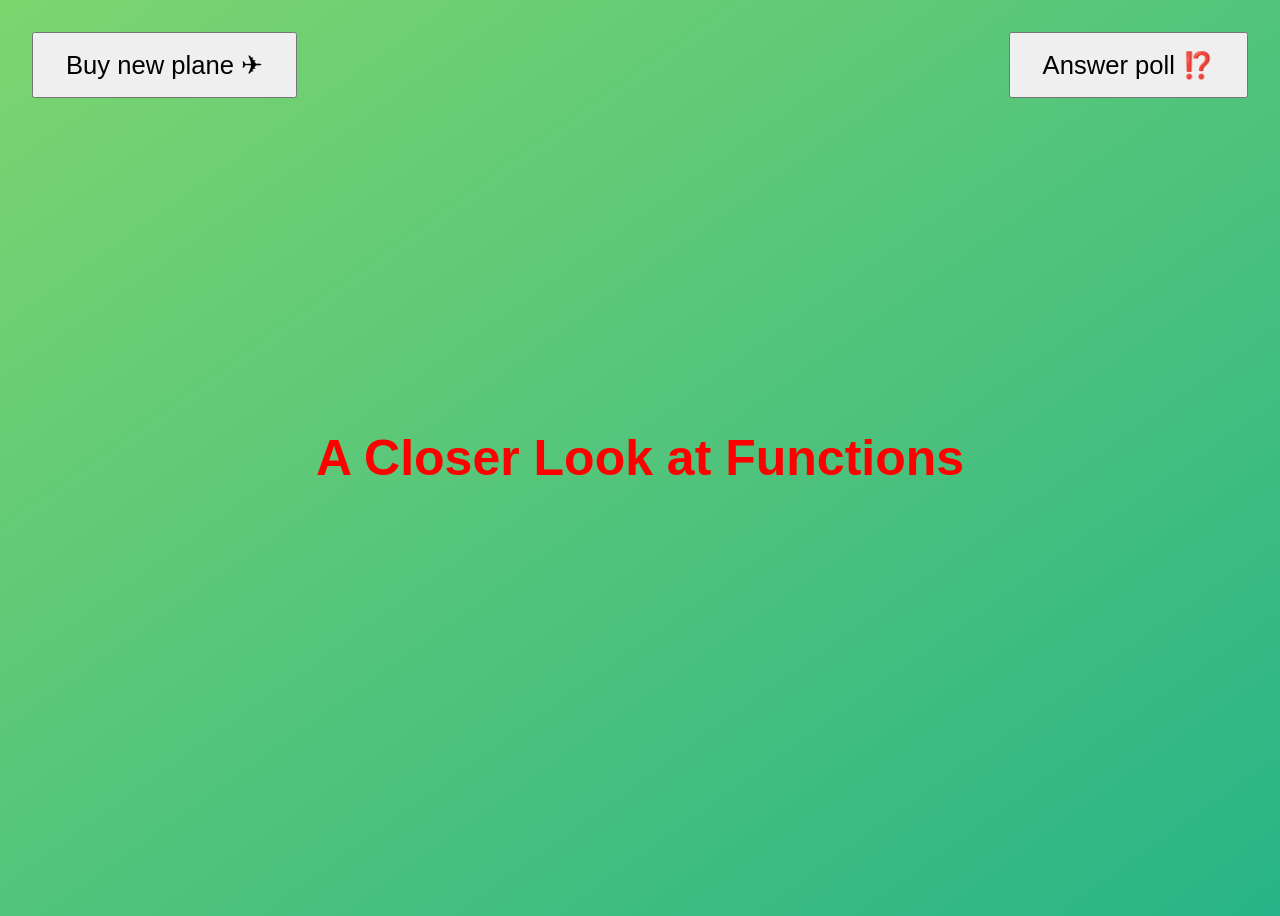
<file: 10. A Closer Look at Functions/index.html>
<!DOCTYPE html>
<html lang="en">
  <head>
    <meta charset="UTF-8" />
    <meta name="viewport" content="width=device-width, initial-scale=1.0" />
    <meta http-equiv="X-UA-Compatible" content="ie=edge" />
    <title>A Closer Look at Functions</title>
    <style>
      body {
        height: 100vh;
        display: flex;
        align-items: center;
        background: linear-gradient(to top left, #28b487, #7dd56f);
      }
      h1 {
        font-family: sans-serif;
        font-size: 50px;
        line-height: 1.3;
        width: 100%;
        padding: 30px;
        text-align: center;
        color: white;
      }
      .buy,
      .poll {
        font-size: 1.6rem;
        padding: 1rem 2rem;
        position: absolute;
        top: 2rem;
      }
      .buy {
        left: 2rem;
      }
      .poll {
        right: 2rem;
      }
    </style>
  </head>
  <body>
    <h1>A Closer Look at Functions</h1>
    <button class="buy">Buy new plane ✈</button>
    <button class="poll">Answer poll ⁉️</button>
    <script src="script.js"></script>
  </body>
</html>
</file>
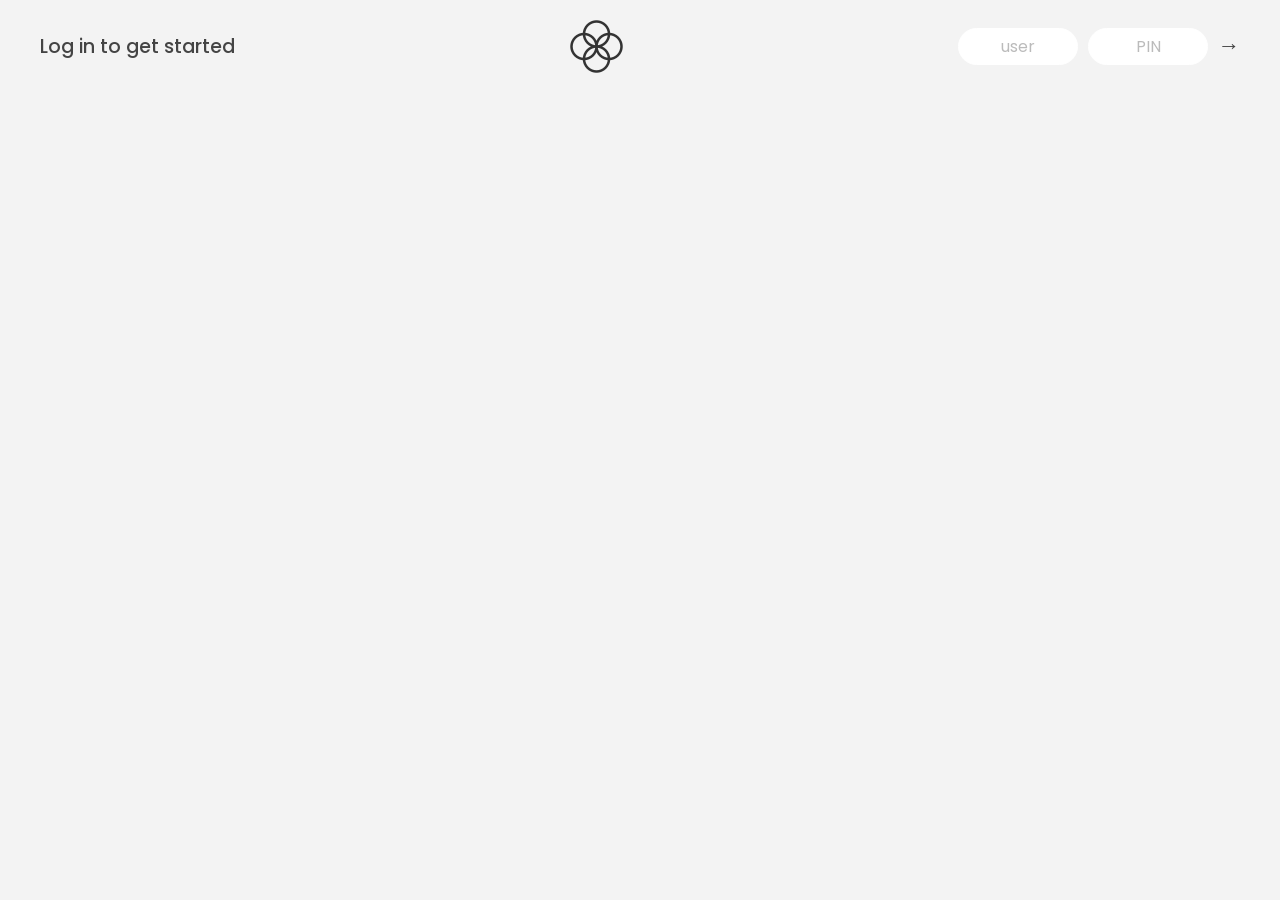
<file: 11-Arrays-Bankist/index.html>
<!DOCTYPE html>
<html lang="en">
  <head>
    <meta charset="UTF-8" />
    <meta name="viewport" content="width=device-width, initial-scale=1.0" />
    <meta http-equiv="X-UA-Compatible" content="ie=edge" />
    <link rel="shortcut icon" type="image/png" href="icon.png" />

    <link
      href="https://fonts.googleapis.com/css?family=Poppins:400,500,600&display=swap"
      rel="stylesheet"
    />

    <link rel="stylesheet" href="style.css" />
    <title>Bankist</title>
  </head>
  <body>
    <!-- TOP NAVIGATION -->
    <nav>
      <p class="welcome">Log in to get started</p>
      <img src="logo.png" alt="Logo" class="logo" />
      <form class="login">
        <input
          type="text"
          placeholder="user"
          class="login__input login__input--user"
        />
        <!-- In practice, use type="password" -->
        <input
          type="text"
          placeholder="PIN"
          maxlength="4"
          class="login__input login__input--pin"
        />
        <button class="login__btn">&rarr;</button>
      </form>
    </nav>

    <main class="app">
      <!-- BALANCE -->
      <div class="balance">
        <div>
          <p class="balance__label">Current balance</p>
          <p class="balance__date">
            As of <span class="date">05/03/2037</span>
          </p>
        </div>
        <p class="balance__value">0000€</p>
      </div>

      <!-- MOVEMENTS -->
      <div class="movements">
        <div class="movements__row">
          <div class="movements__type movements__type--deposit">2 deposit</div>
          <div class="movements__date">3 days ago</div>
          <div class="movements__value">4 000€</div> 
        </div>
        <div class="movements__row">
          <div class="movements__type movements__type--withdrawal">
            1 withdrawal
          </div>
          <div class="movements__date">24/01/2037</div>
          <div class="movements__value">-378€</div>
        </div>
      </div>

      <!-- SUMMARY -->
      <div class="summary">
        <p class="summary__label">In</p>
        <p class="summary__value summary__value--in">0000€</p>
        <p class="summary__label">Out</p>
        <p class="summary__value summary__value--out">0000€</p>
        <p class="summary__label">Interest</p>
        <p class="summary__value summary__value--interest">0000€</p>
        <button class="btn--sort">&downarrow; SORT</button>
      </div>

      <!-- OPERATION: TRANSFERS -->
      <div class="operation operation--transfer">
        <h2>Transfer money</h2>
        <form class="form form--transfer">
          <input type="text" class="form__input form__input--to" />
          <input type="number" class="form__input form__input--amount" />
          <button class="form__btn form__btn--transfer">&rarr;</button>
          <label class="form__label">Transfer to</label>
          <label class="form__label">Amount</label>
        </form>
      </div>

      <!-- OPERATION: LOAN -->
      <div class="operation operation--loan">
        <h2>Request loan</h2>
        <form class="form form--loan">
          <input type="number" class="form__input form__input--loan-amount" />
          <button class="form__btn form__btn--loan">&rarr;</button>
          <label class="form__label form__label--loan">Amount</label>
        </form>
      </div>

      <!-- OPERATION: CLOSE -->
      <div class="operation operation--close">
        <h2>Close account</h2>
        <form class="form form--close">
          <input type="text" class="form__input form__input--user" />
          <input
            type="password"
            maxlength="6"
            class="form__input form__input--pin"
          />
          <button class="form__btn form__btn--close">&rarr;</button>
          <label class="form__label">Confirm user</label>
          <label class="form__label">Confirm PIN</label>
        </form>
      </div>

      <!-- LOGOUT TIMER -->
      <p class="logout-timer">
        You will be logged out in <span class="timer">05:00</span>
      </p>
    </main>

    <!-- <footer>
      &copy; by Jonas Schmedtmann. Don't claim as your own :)
    </footer> -->

    <script src="script.js"></script>
  </body>
</html>
</file>
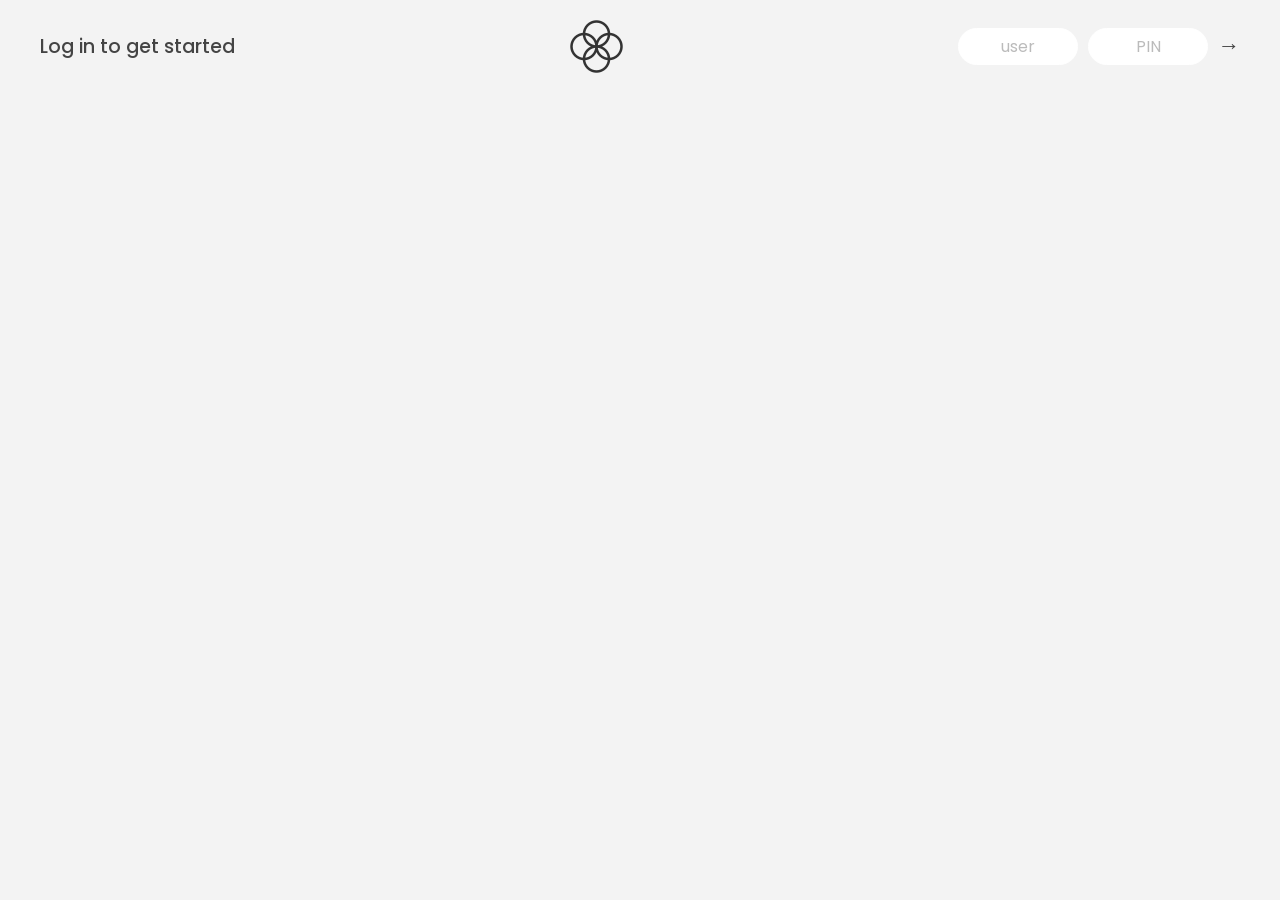
<file: 12. Numbers, Dates, Intl and Timers/index.html>
<!DOCTYPE html>
<html lang="en">
  <head>
    <meta charset="UTF-8" />
    <meta name="viewport" content="width=device-width, initial-scale=1.0" />
    <meta http-equiv="X-UA-Compatible" content="ie=edge" />
    <link rel="shortcut icon" type="image/png" href="/icon.png" />

    <link
      href="https://fonts.googleapis.com/css?family=Poppins:400,500,600&display=swap"
      rel="stylesheet"
    />

    <link rel="stylesheet" href="style.css" />
    <title>Bankist</title>
  </head>
  <body>
    <!-- TOP NAVIGATION -->
    <nav>
      <p class="welcome">Log in to get started</p>
      <img src="logo.png" alt="Logo" class="logo" />
      <form class="login">
        <input
          type="text"
          placeholder="user"
          class="login__input login__input--user"
        />
        <!-- In practice, use type="password" -->
        <input
          type="text"
          placeholder="PIN"
          maxlength="4"
          class="login__input login__input--pin"
        />
        <button class="login__btn">&rarr;</button>
      </form>
    </nav>

    <main class="app">
      <!-- BALANCE -->
      <div class="balance">
        <div>
          <p class="balance__label">Current balance</p>
          <p class="balance__date">
            As of <span class="date">05/03/2037</span>
          </p>
        </div>
        <p class="balance__value">0000€</p>
      </div>

      <!-- MOVEMENTS -->
      <div class="movements">
        <div class="movements__row">
          <div class="movements__type movements__type--deposit">2 deposit</div>
          <div class="movements__date">3 days ago</div>
          <div class="movements__value">4 000€</div>
        </div>
        <div class="movements__row">
          <div class="movements__type movements__type--withdrawal">
            1 withdrawal
          </div>
          <div class="movements__date">24/01/2037</div>
          <div class="movements__value">-378€</div>
        </div>
      </div>

      <!-- SUMMARY -->
      <div class="summary">
        <p class="summary__label">In</p>
        <p class="summary__value summary__value--in">0000€</p>
        <p class="summary__label">Out</p>
        <p class="summary__value summary__value--out">0000€</p>
        <p class="summary__label">Interest</p>
        <p class="summary__value summary__value--interest">0000€</p>
        <button class="btn--sort">&downarrow; SORT</button>
      </div>

      <!-- OPERATION: TRANSFERS -->
      <div class="operation operation--transfer">
        <h2>Transfer money</h2>
        <form class="form form--transfer">
          <input type="text" class="form__input form__input--to" />
          <input type="number" class="form__input form__input--amount" />
          <button class="form__btn form__btn--transfer">&rarr;</button>
          <label class="form__label">Transfer to</label>
          <label class="form__label">Amount</label>
        </form>
      </div>

      <!-- OPERATION: LOAN -->
      <div class="operation operation--loan">
        <h2>Request loan</h2>
        <form class="form form--loan">
          <input type="number" class="form__input form__input--loan-amount" />
          <button class="form__btn form__btn--loan">&rarr;</button>
          <label class="form__label form__label--loan">Amount</label>
        </form>
      </div>

      <!-- OPERATION: CLOSE -->
      <div class="operation operation--close">
        <h2>Close account</h2>
        <form class="form form--close">
          <input type="text" class="form__input form__input--user" />
          <input
            type="password"
            maxlength="6"
            class="form__input form__input--pin"
          />
          <button class="form__btn form__btn--close">&rarr;</button>
          <label class="form__label">Confirm user</label>
          <label class="form__label">Confirm PIN</label>
        </form>
      </div>

      <!-- LOGOUT TIMER -->
      <p class="logout-timer">
        You will be logged out in <span class="timer">05:00</span>
      </p>
    </main>

    <!-- <footer>
      &copy; by Jonas Schmedtmann. Don't claim as your own :)
    </footer> -->

    <script src="script.js"></script>
  </body>
</html>
</file>
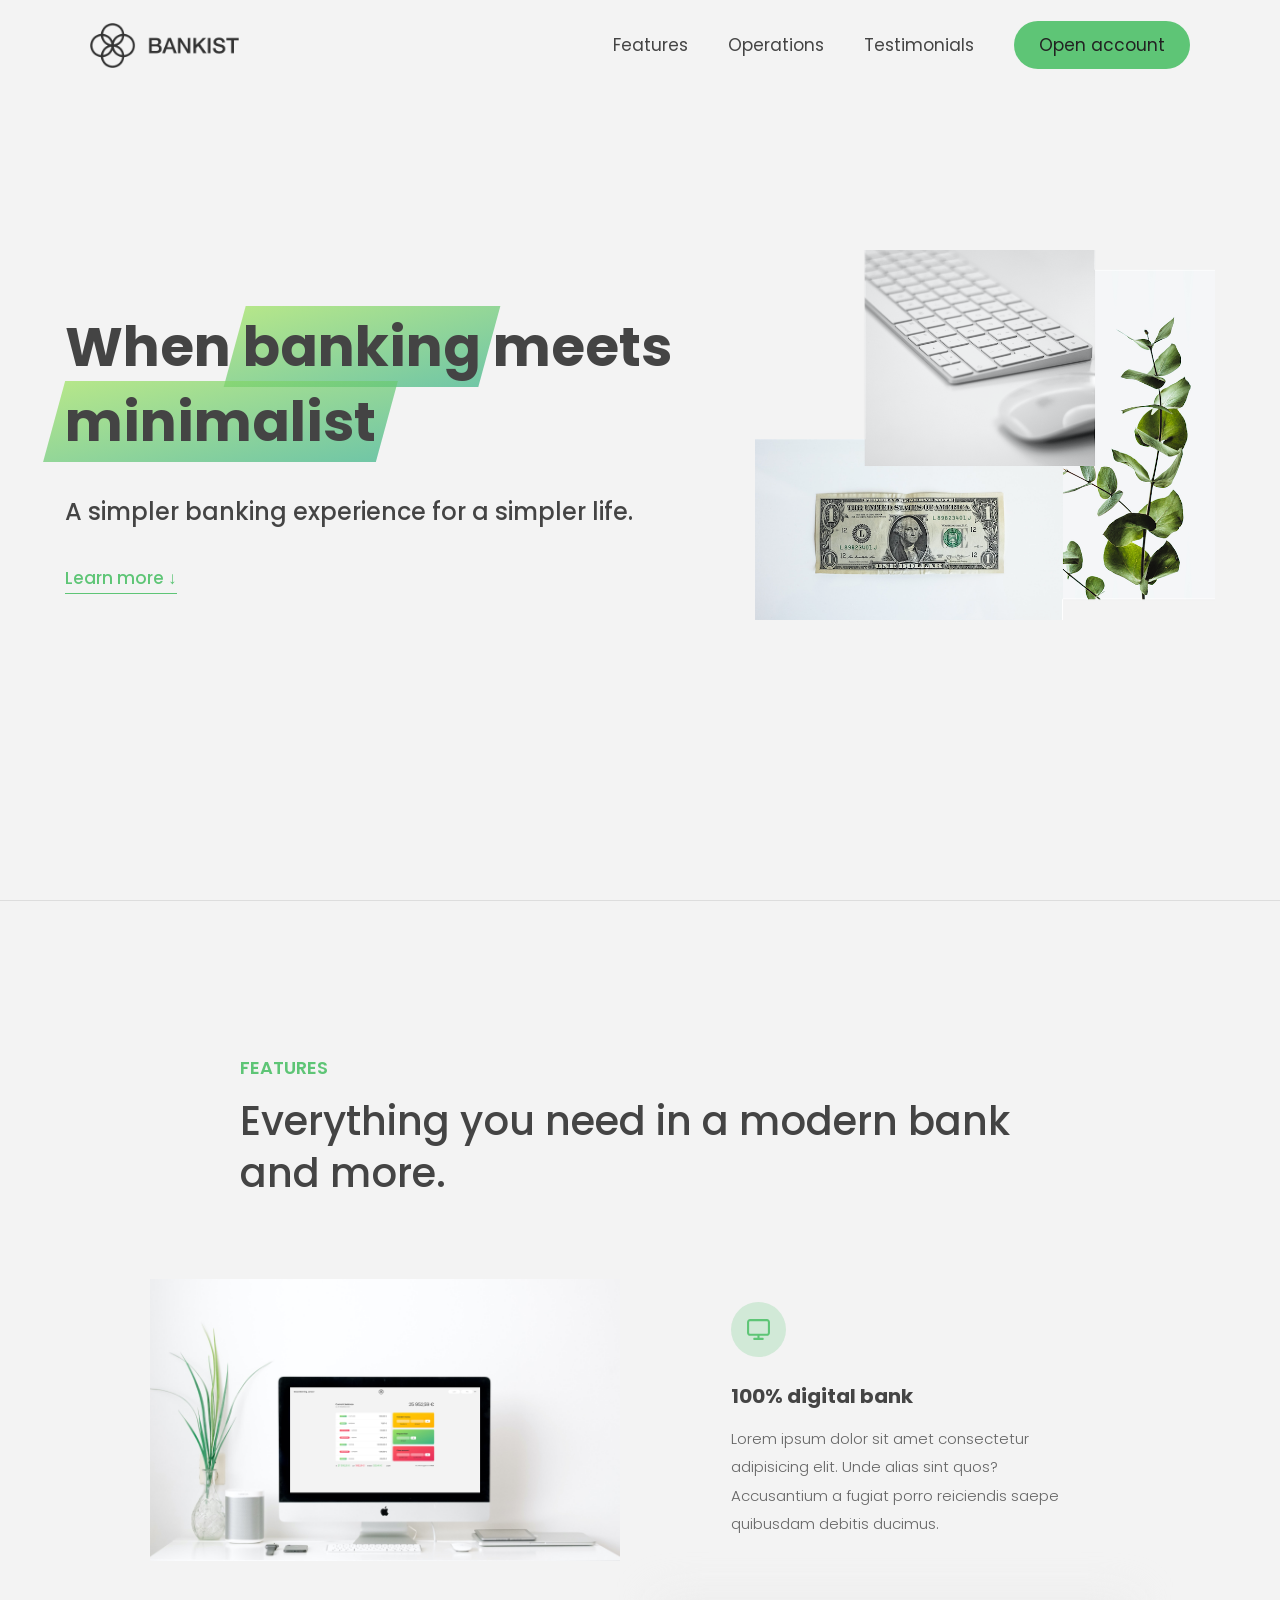
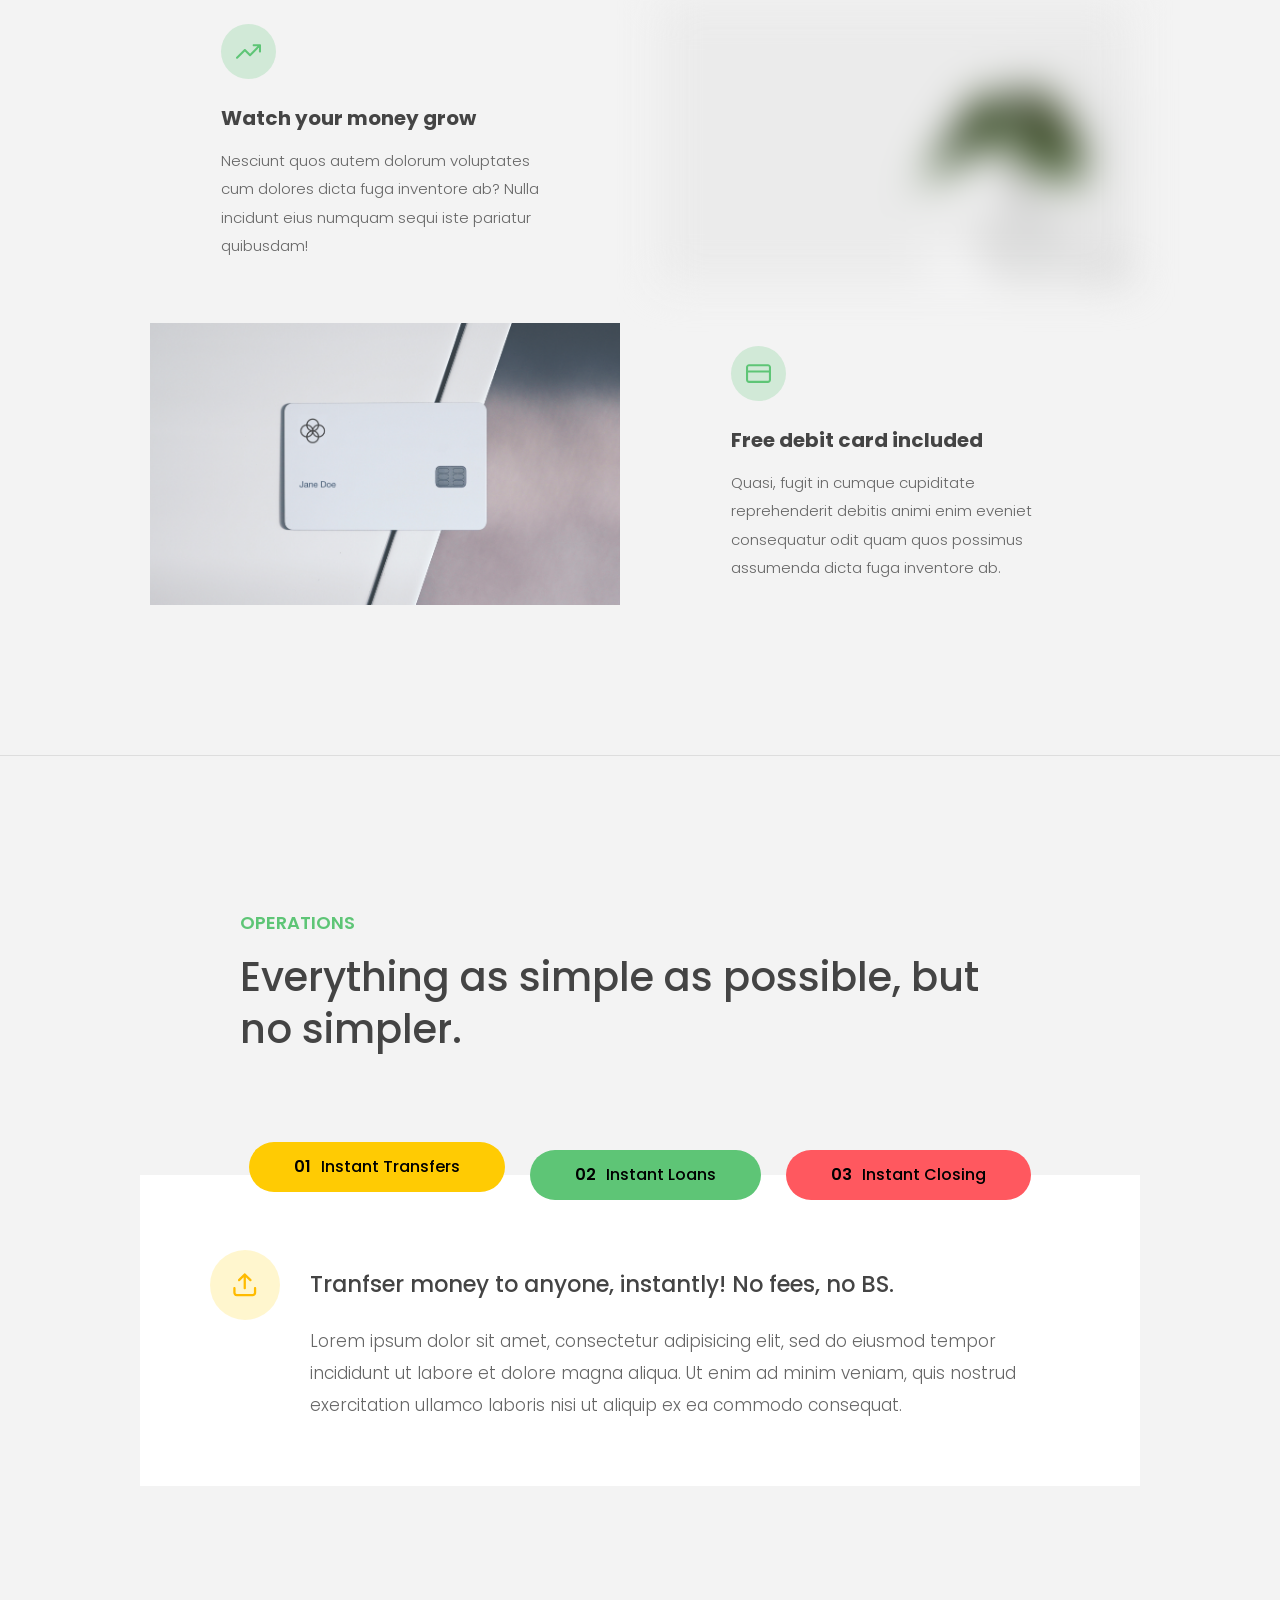
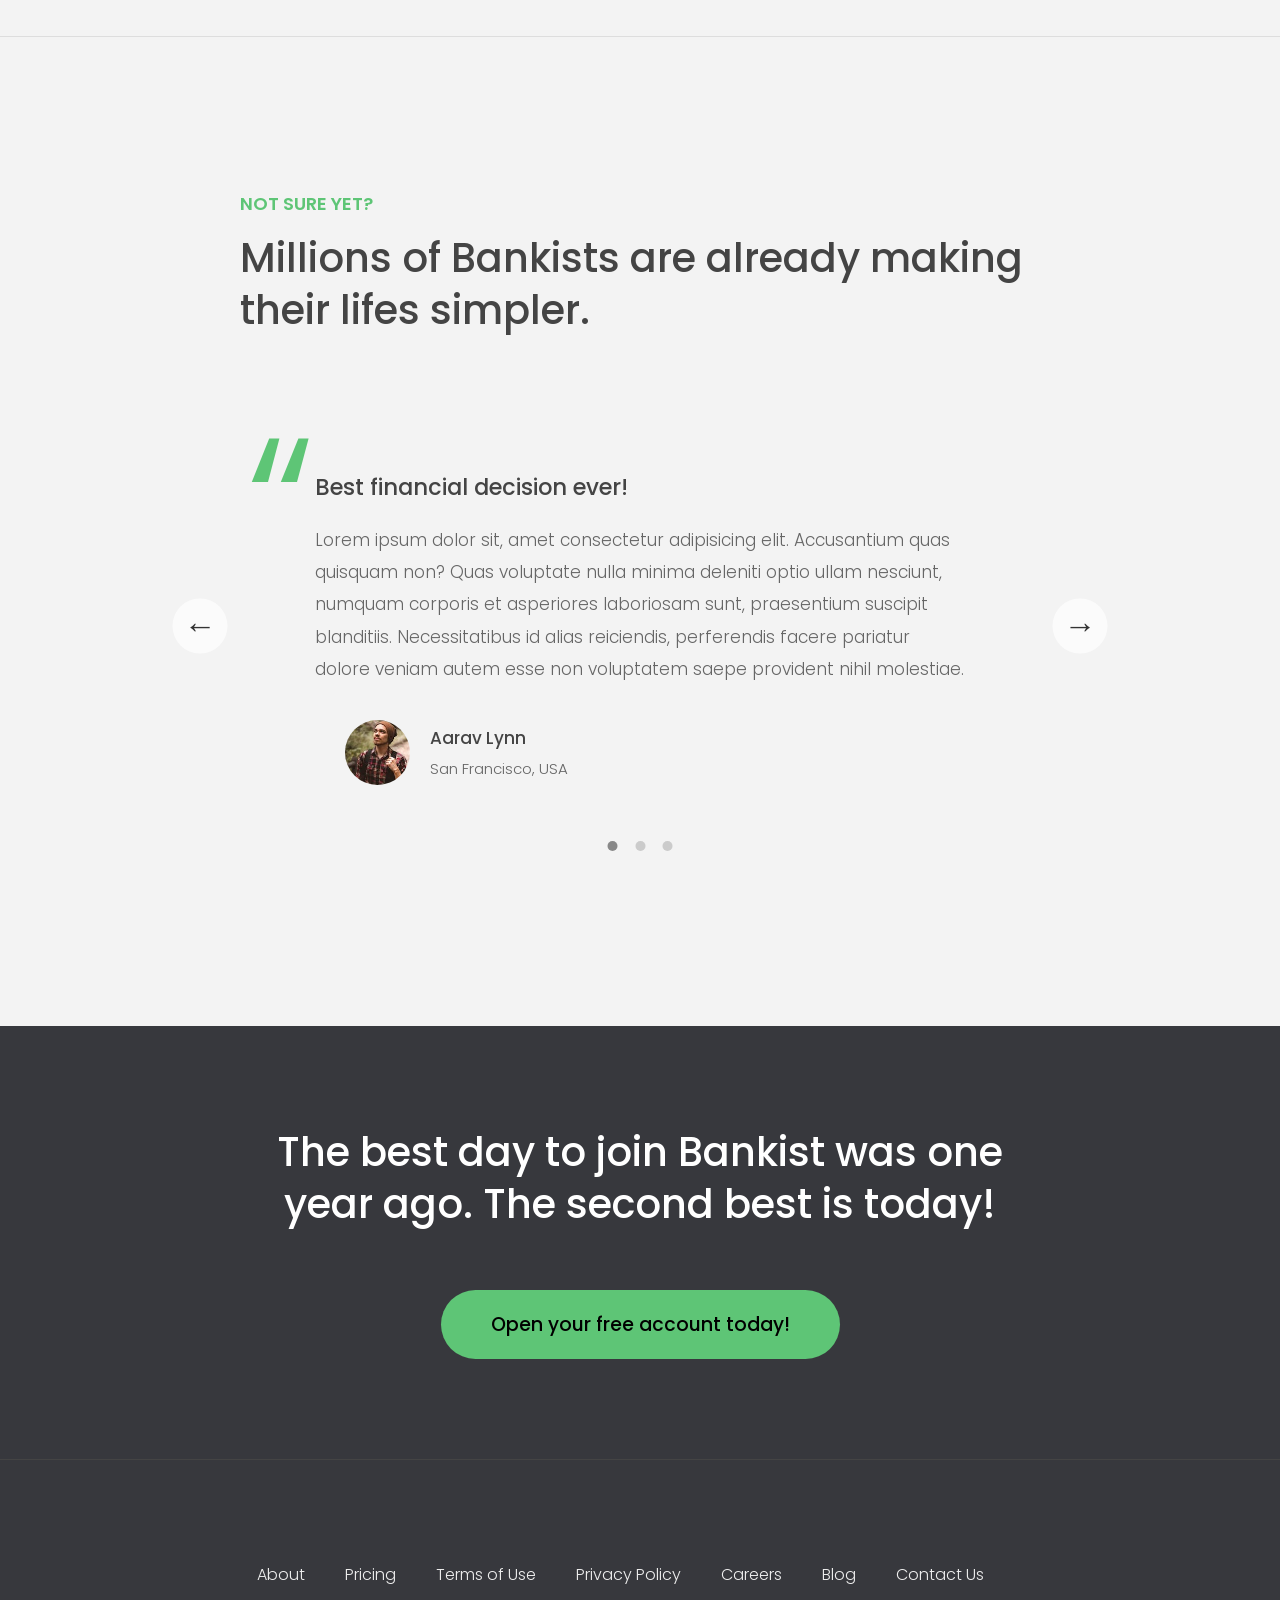
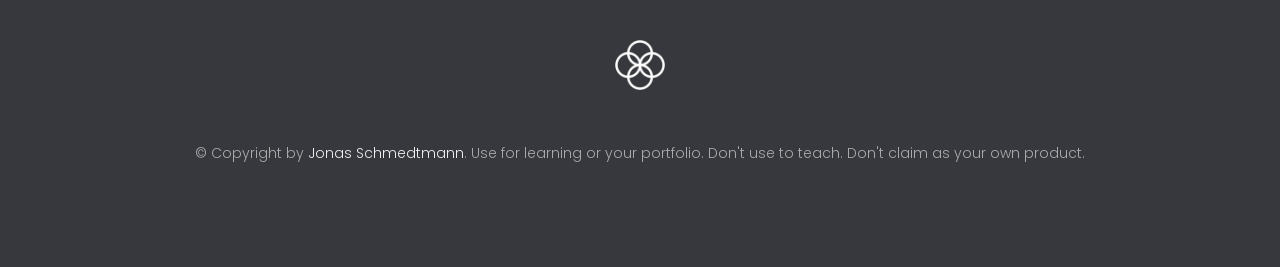
<file: 13. Advanced DOM and Events/index.html>
<!DOCTYPE html>
<html lang="en">
  <head>
    <meta charset="UTF-8" />
    <meta name="viewport" content="width=device-width, initial-scale=1.0" />
    <meta http-equiv="X-UA-Compatible" content="ie=edge" />
    <link rel="shortcut icon" type="image/png" href="img/icon.png" /> 

    <link
      href="https://fonts.googleapis.com/css?family=Poppins:300,400,500,600&display=swap"
      rel="stylesheet"
    />
    <link rel="stylesheet" href="style.css" />
    <title>Bankist | When Banking meets Minimalist</title>

    <script defer src="script.js"></script>
  </head>
  <body>
    <header class="header">
      <nav class="nav">
        <img
          src="img/logo.png"
          alt="Bankist logo"
          class="nav__logo"
          id="logo"
          designer="Jonas"
          data-version-number="3.0"
        />
        <ul class="nav__links">
          <li class="nav__item">
            <a class="nav__link" href="#section--1">Features</a>
          </li>
          <li class="nav__item">
            <a class="nav__link" href="#section--2">Operations</a>
          </li>
          <li class="nav__item">
            <a class="nav__link" href="#section--3">Testimonials</a>
          </li>
          <li class="nav__item">
            <a class="nav__link nav__link--btn btn--show-modal" href="#"
              >Open account</a
            >
          </li>
        </ul>
      </nav>

      <div class="header__title">
        <!-- <h1 onclick="alert('HTML alert')"> --> <!--8. Types of Events and Event Handlers-->
        <h1 >
          When
          <!-- Green highlight effect -->
          <span class="highlight">banking</span>
          meets<br />
          <span class="highlight">minimalist</span>
        </h1>
        <h4>A simpler banking experience for a simpler life.</h4>
        <button class="btn--text btn--scroll-to">Learn more &DownArrow;</button>
        <img
          src="img/hero.png"
          class="header__img"
          alt="Minimalist bank items"
        />
      </div>
    </header>

    <section class="section" id="section--1">
      <div class="section__title">
        <h2 class="section__description">Features</h2>
        <h3 class="section__header">
          Everything you need in a modern bank and more.
        </h3>
      </div>

      <div class="features">
        <img
          src="img/digital-lazy.jpg"
          data-src="img/digital.jpg"
          alt="Computer"
          class="features__img lazy-img"
        />
        <div class="features__feature">
          <div class="features__icon">
            <svg>
              <use xlink:href="img/icons.svg#icon-monitor"></use>
            </svg>
          </div>
          <h5 class="features__header">100% digital bank</h5>
          <p>
            Lorem ipsum dolor sit amet consectetur adipisicing elit. Unde alias
            sint quos? Accusantium a fugiat porro reiciendis saepe quibusdam
            debitis ducimus.
          </p>
        </div>

        <div class="features__feature">
          <div class="features__icon">
            <svg>
              <use xlink:href="img/icons.svg#icon-trending-up"></use>
            </svg>
          </div>
          <h5 class="features__header">Watch your money grow</h5>
          <p>
            Nesciunt quos autem dolorum voluptates cum dolores dicta fuga
            inventore ab? Nulla incidunt eius numquam sequi iste pariatur
            quibusdam!
          </p>
        </div>
        <img
          src="img/grow-lazy.jpg"
          data-src="img/grow.jpg"
          alt="Plant"
          class="features__img lazy-img"
        />

        <img
          src="img/card-lazy.jpg"
          data-src="img/card.jpg"
          alt="Credit card"
          class="features__img lazy-img"
        />
        <div class="features__feature">
          <div class="features__icon">
            <svg>
              <use xlink:href="img/icons.svg#icon-credit-card"></use>
            </svg>
          </div>
          <h5 class="features__header">Free debit card included</h5>
          <p>
            Quasi, fugit in cumque cupiditate reprehenderit debitis animi enim
            eveniet consequatur odit quam quos possimus assumenda dicta fuga
            inventore ab.
          </p>
        </div>
      </div>
    </section>

    <section class="section" id="section--2">
      <div class="section__title">
        <h2 class="section__description">Operations</h2>
        <h3 class="section__header">
          Everything as simple as possible, but no simpler.
        </h3>
      </div>

      <div class="operations">
        <div class="operations__tab-container">
          <button
            class="btn operations__tab operations__tab--1 operations__tab--active"
            data-tab="1"
          >
            <span>01</span>Instant Transfers
          </button>
          <button class="btn operations__tab operations__tab--2" data-tab="2">
            <span>02</span>Instant Loans
          </button>
          <button class="btn operations__tab operations__tab--3" data-tab="3">
            <span>03</span>Instant Closing
          </button>
        </div>
        <div
          class="operations__content operations__content--1 operations__content--active"
        >
          <div class="operations__icon operations__icon--1">
            <svg>
              <use xlink:href="img/icons.svg#icon-upload"></use>
            </svg>
          </div>
          <h5 class="operations__header">
            Tranfser money to anyone, instantly! No fees, no BS.
          </h5>
          <p>
            Lorem ipsum dolor sit amet, consectetur adipisicing elit, sed do
            eiusmod tempor incididunt ut labore et dolore magna aliqua. Ut enim
            ad minim veniam, quis nostrud exercitation ullamco laboris nisi ut
            aliquip ex ea commodo consequat.
          </p>
        </div>

        <div class="operations__content operations__content--2">
          <div class="operations__icon operations__icon--2">
            <svg>
              <use xlink:href="img/icons.svg#icon-home"></use>
            </svg>
          </div>
          <h5 class="operations__header">
            Buy a home or make your dreams come true, with instant loans.
          </h5>
          <p>
            Duis aute irure dolor in reprehenderit in voluptate velit esse
            cillum dolore eu fugiat nulla pariatur. Excepteur sint occaecat
            cupidatat non proident, sunt in culpa qui officia deserunt mollit
            anim id est laborum.
          </p>
        </div>
        <div class="operations__content operations__content--3">
          <div class="operations__icon operations__icon--3">
            <svg>
              <use xlink:href="img/icons.svg#icon-user-x"></use>
            </svg>
          </div>
          <h5 class="operations__header">
            No longer need your account? No problem! Close it instantly.
          </h5>
          <p>
            Excepteur sint occaecat cupidatat non proident, sunt in culpa qui
            officia deserunt mollit anim id est laborum. Ut enim ad minim
            veniam, quis nostrud exercitation ullamco laboris nisi ut aliquip ex
            ea commodo consequat.
          </p>
        </div>
      </div>
    </section>

    <section class="section" id="section--3">
      <div class="section__title section__title--testimonials">
        <h2 class="section__description">Not sure yet?</h2>
        <h3 class="section__header">
          Millions of Bankists are already making their lifes simpler.
        </h3>
      </div>

      <div class="slider">
        
        <div class="slide">
          <div class="testimonial">
            <h5 class="testimonial__header">Best financial decision ever!</h5>
            <blockquote class="testimonial__text">
              Lorem ipsum dolor sit, amet consectetur adipisicing elit.
              Accusantium quas quisquam non? Quas voluptate nulla minima
              deleniti optio ullam nesciunt, numquam corporis et asperiores
              laboriosam sunt, praesentium suscipit blanditiis. Necessitatibus
              id alias reiciendis, perferendis facere pariatur dolore veniam
              autem esse non voluptatem saepe provident nihil molestiae.
            </blockquote>
            <address class="testimonial__author">
              <img src="img/user-1.jpg" alt="" class="testimonial__photo" />
              <h6 class="testimonial__name">Aarav Lynn</h6>
              <p class="testimonial__location">San Francisco, USA</p>
            </address>
          </div>
        </div>

        <div class="slide">
          <div class="testimonial">
            <h5 class="testimonial__header">
              The last step to becoming a complete minimalist
            </h5>
            <blockquote class="testimonial__text">
              Quisquam itaque deserunt ullam, quia ea repellendus provident,
              ducimus neque ipsam modi voluptatibus doloremque, corrupti
              laborum. Incidunt numquam perferendis veritatis neque repellendus.
              Lorem, ipsum dolor sit amet consectetur adipisicing elit. Illo
              deserunt exercitationem deleniti.
            </blockquote>
            <address class="testimonial__author">
              <img src="img/user-2.jpg" alt="" class="testimonial__photo" />
              <h6 class="testimonial__name">Miyah Miles</h6>
              <p class="testimonial__location">London, UK</p>
            </address>
          </div>
        </div>

        <div class="slide">
          <div class="testimonial">
            <h5 class="testimonial__header">
              Finally free from old-school banks
            </h5>
            <blockquote class="testimonial__text">
              Debitis, nihil sit minus suscipit magni aperiam vel tenetur
              incidunt commodi architecto numquam omnis nulla autem,
              necessitatibus blanditiis modi similique quidem. Odio aliquam
              culpa dicta beatae quod maiores ipsa minus consequatur error sunt,
              deleniti saepe aliquid quos inventore sequi. Necessitatibus id
              alias reiciendis, perferendis facere.
            </blockquote>
            <address class="testimonial__author">
              <img src="img/user-3.jpg" alt="" class="testimonial__photo" />
              <h6 class="testimonial__name">Francisco Gomes</h6>
              <p class="testimonial__location">Lisbon, Portugal</p>
            </address>
          </div>
        </div>
      
        <!-- <div class="slide"><img src="img/img-1.jpg" alt="photo 1"></div>
        <div class="slide"><img src="img/img-2.jpg" alt="photo 2"></div>
        <div class="slide"><img src="img/img-3.jpg" alt="photo 3"></div>
        <div class="slide"><img src="img/img-4.jpg" alt="photo 4"></div> -->

        <button class="slider__btn slider__btn--left">&larr;</button>
        <button class="slider__btn slider__btn--right">&rarr;</button>
        <div class="dots"></div>
      </div>
    </section>

    <section class="section section--sign-up">
      <div class="section__title">
        <h3 class="section__header">
          The best day to join Bankist was one year ago. The second best is
          today!
        </h3>
      </div>
      <button class="btn btn--show-modal">Open your free account today!</button>
    </section>

    <footer class="footer">
      <ul class="footer__nav">
        <li class="footer__item">
          <a class="footer__link" href="#">About</a>
        </li>
        <li class="footer__item">
          <a class="footer__link" href="#">Pricing</a>
        </li>
        <li class="footer__item">
          <a class="footer__link" href="#">Terms of Use</a>
        </li>
        <li class="footer__item">
          <a class="footer__link" href="#">Privacy Policy</a>
        </li>
        <li class="footer__item">
          <a class="footer__link" href="#">Careers</a>
        </li>
        <li class="footer__item">
          <a class="footer__link" href="#">Blog</a>
        </li>
        <li class="footer__item">
          <a class="footer__link" href="#">Contact Us</a>
        </li>
      </ul>
      <img src="img/icon.png" alt="Logo" class="footer__logo" />
      <p class="footer__copyright">
        &copy; Copyright by
        <a
          class="footer__link twitter-link"
          target="_blank"
          href="https://twitter.com/jonasschmedtman"
          >Jonas Schmedtmann</a
        >. Use for learning or your portfolio. Don't use to teach. Don't claim
        as your own product.
      </p>
    </footer>

    <div class="modal hidden">
      <button class="btn--close-modal">&times;</button>
      <h2 class="modal__header">
        Open your bank account <br />
        in just <span class="highlight">5 minutes</span>
      </h2>
      <form class="modal__form">
        <label>First Name</label>
        <input type="text" />
        <label>Last Name</label>
        <input type="text" />
        <label>Email Address</label>
        <input type="email" />
        <button class="btn">Next step &rarr;</button>
      </form>
    </div>
    <div class="overlay hidden"></div>

    <!-- <script src="script.js"></script> -->
  </body>
</html>
</file>
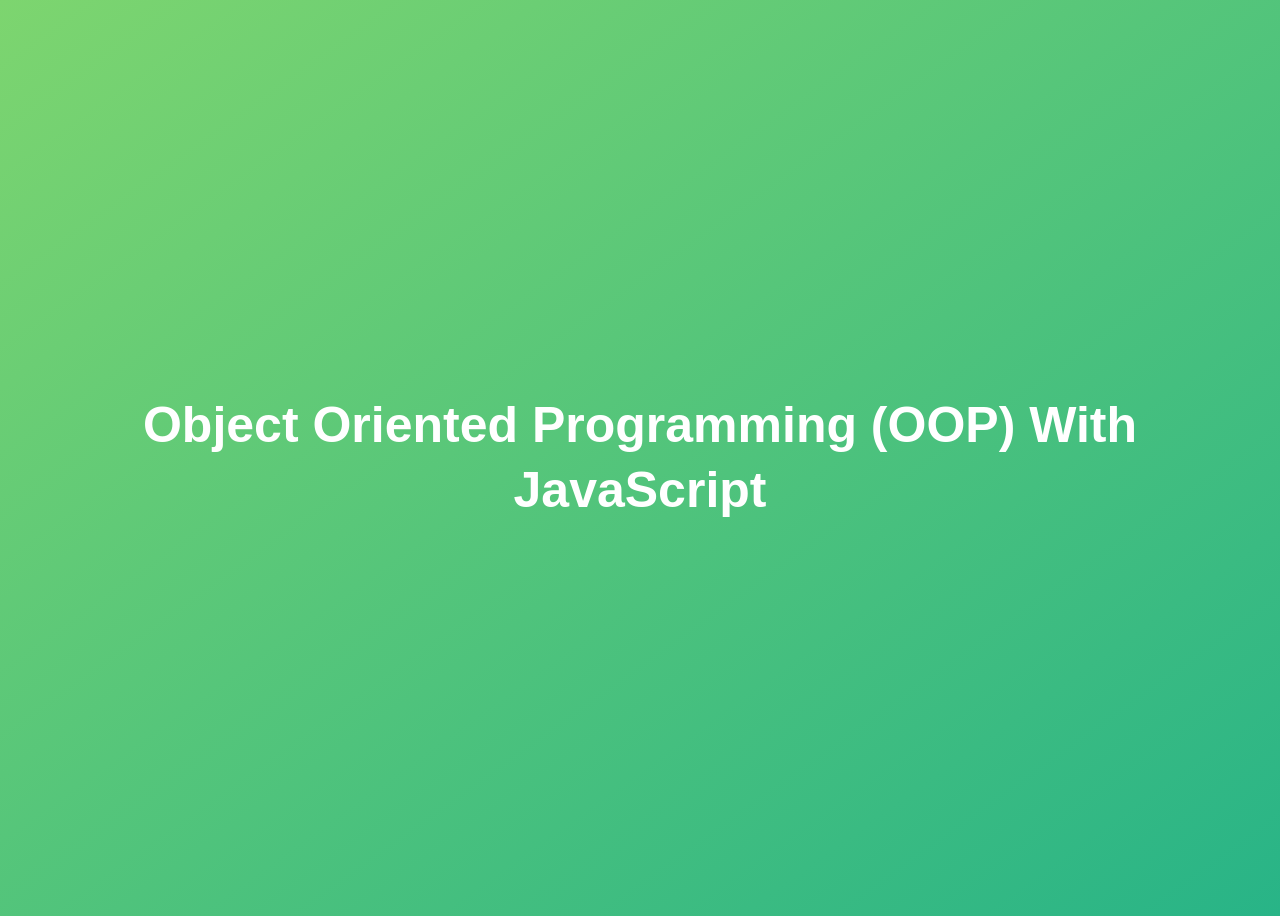
<file: 14. Object-Oriented Programming (OOP) With JavaScript/index.html>
<!DOCTYPE html>
<html lang="en">
  <head>
    <meta charset="UTF-8" />
    <meta name="viewport" content="width=device-width, initial-scale=1.0" />
    <meta http-equiv="X-UA-Compatible" content="ie=edge" />
    <title>Object Oriented Programming (OOP) With JavaScript</title>
    <style>
      body {
        height: 100vh;
        display: flex;
        align-items: center;
        background: linear-gradient(to top left, #28b487, #7dd56f);
      }
      h1 {
        font-family: sans-serif;
        font-size: 50px;
        line-height: 1.3;
        width: 100%;
        padding: 30px;
        text-align: center;
        color: white;
      }
    </style>
    <script defer src="script.js"></script>
  </head>
  <body>
    <h1>Object Oriented Programming (OOP) With JavaScript</h1>
  </body>
</html>
</file>
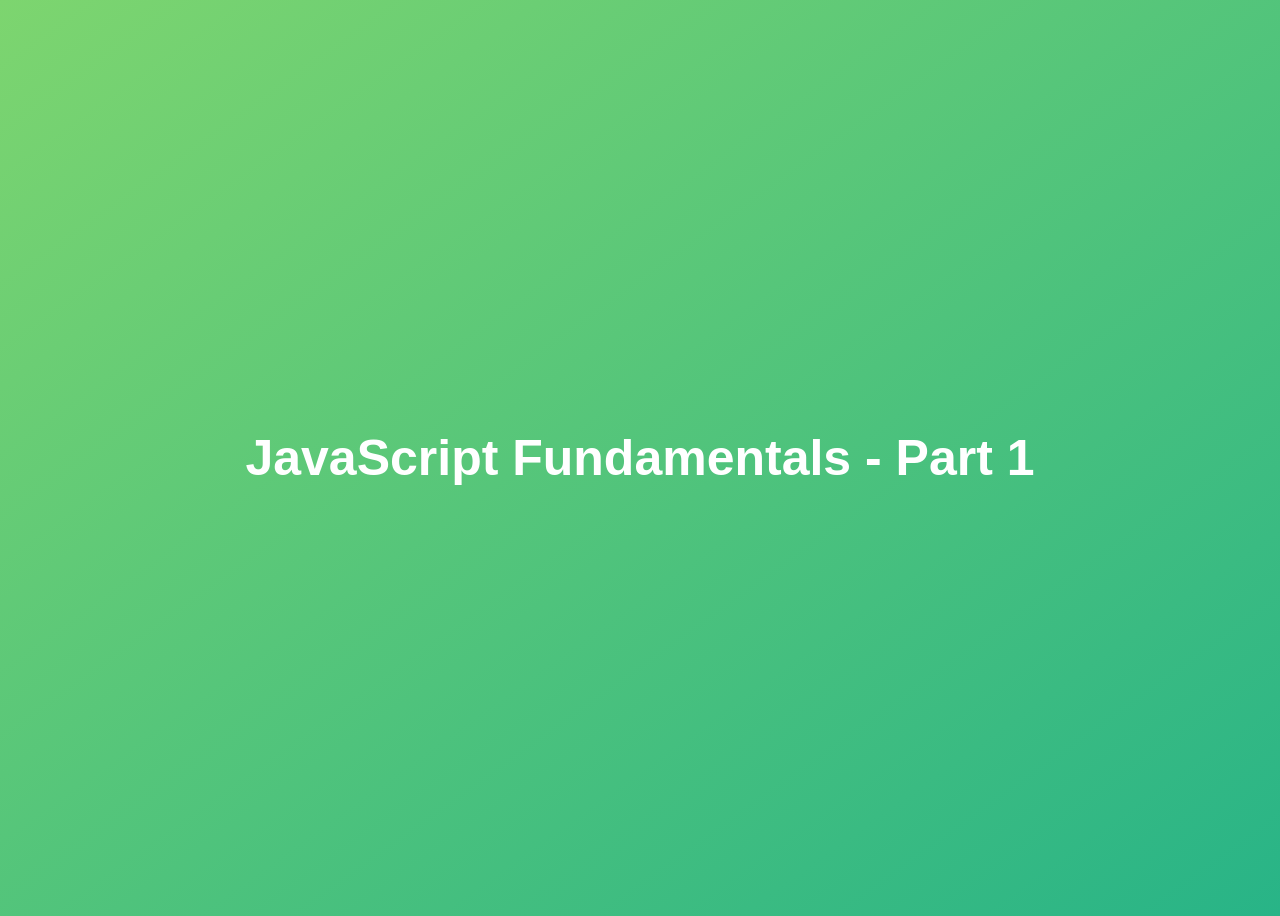
<file: 2. JavaScript Fundamentals – Part 1/index.html>
<!DOCTYPE html>
<html lang="en">
  <head>
    <meta charset="UTF-8" />
    <meta name="viewport" content="width=device-width, initial-scale=1.0" />
    <meta http-equiv="X-UA-Compatible" content="ie=edge" />
    <title>JavaScript Fundamental Part-1</title>
    <style>
      body {
        height: 100vh;
        display: flex;
        align-items: center;
        background: linear-gradient(to top left, #28b487, #7dd56f);
      }
      h1 {
        font-family: sans-serif; 
        font-size: 50px;
        line-height: 1.3;
        width: 100%;
        padding: 30px;
        text-align: center;
        color: white;
      }
    </style>
  </head>
  <body>
    <h1>JavaScript Fundamentals - Part 1</h1>

    <script src="script.js"></script>
  </body>
</html>
</file>
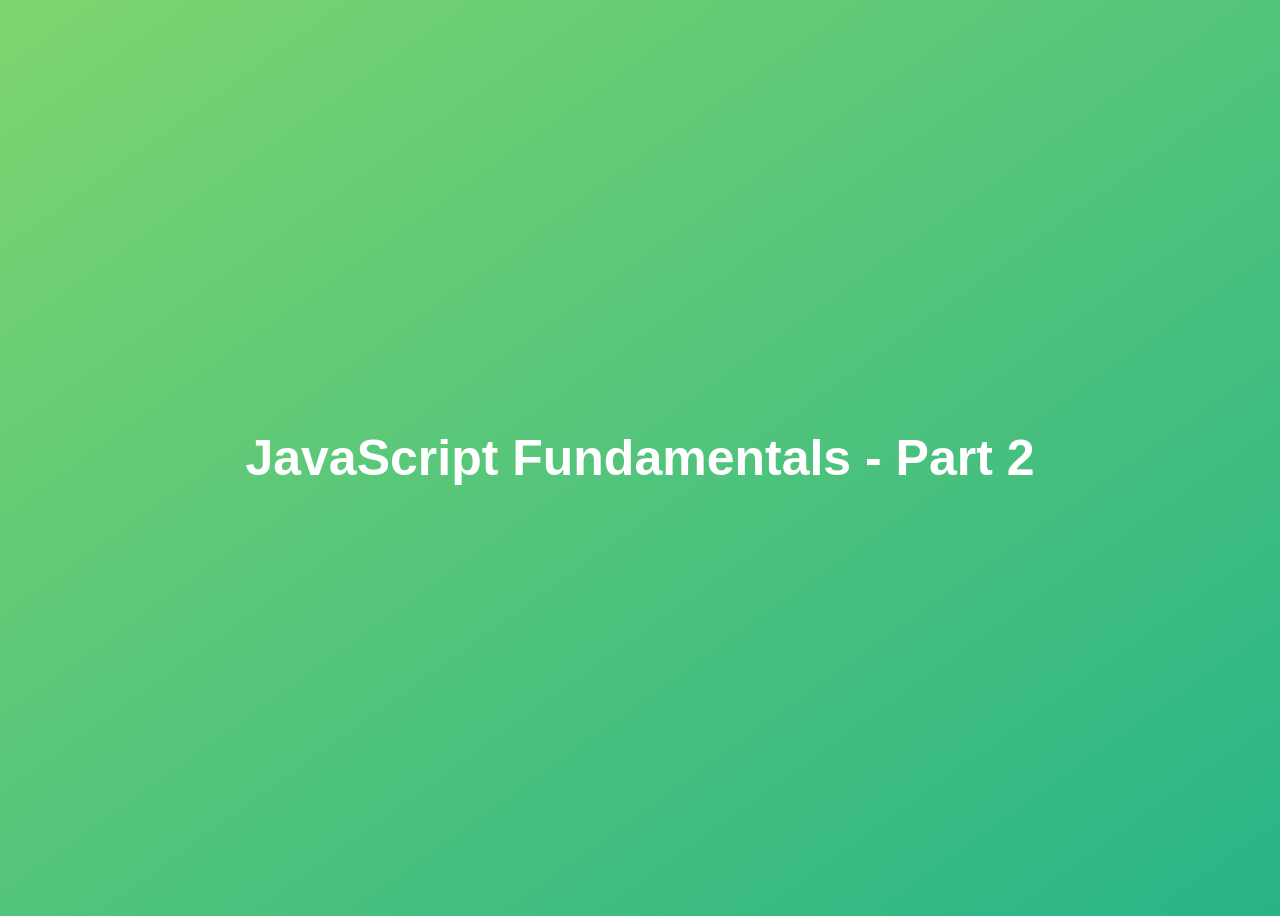
<file: 3. JavaScript Fundamentals – Part 2/index.html>
<!DOCTYPE html>
<html lang="en">
  <head>
    <meta charset="UTF-8" />
    <meta name="viewport" content="width=device-width, initial-scale=1.0" />
    <meta http-equiv="X-UA-Compatible" content="ie=edge" />
    <title>JavaScript Fundamental Part-1</title>
    <style>
      body {
        height: 100vh;
        display: flex;
        align-items: center;
        background: linear-gradient(to top left, #28b487, #7dd56f);
      }
      h1 {
        font-family: sans-serif; 
        font-size: 50px;
        line-height: 1.3;
        width: 100%;
        padding: 30px;
        text-align: center;
        color: white;
      }
    </style>
  </head>
  <body>
    <h1>JavaScript Fundamentals - Part 2</h1>

    <script src="script.js"></script>
  </body>
</html>
</file>
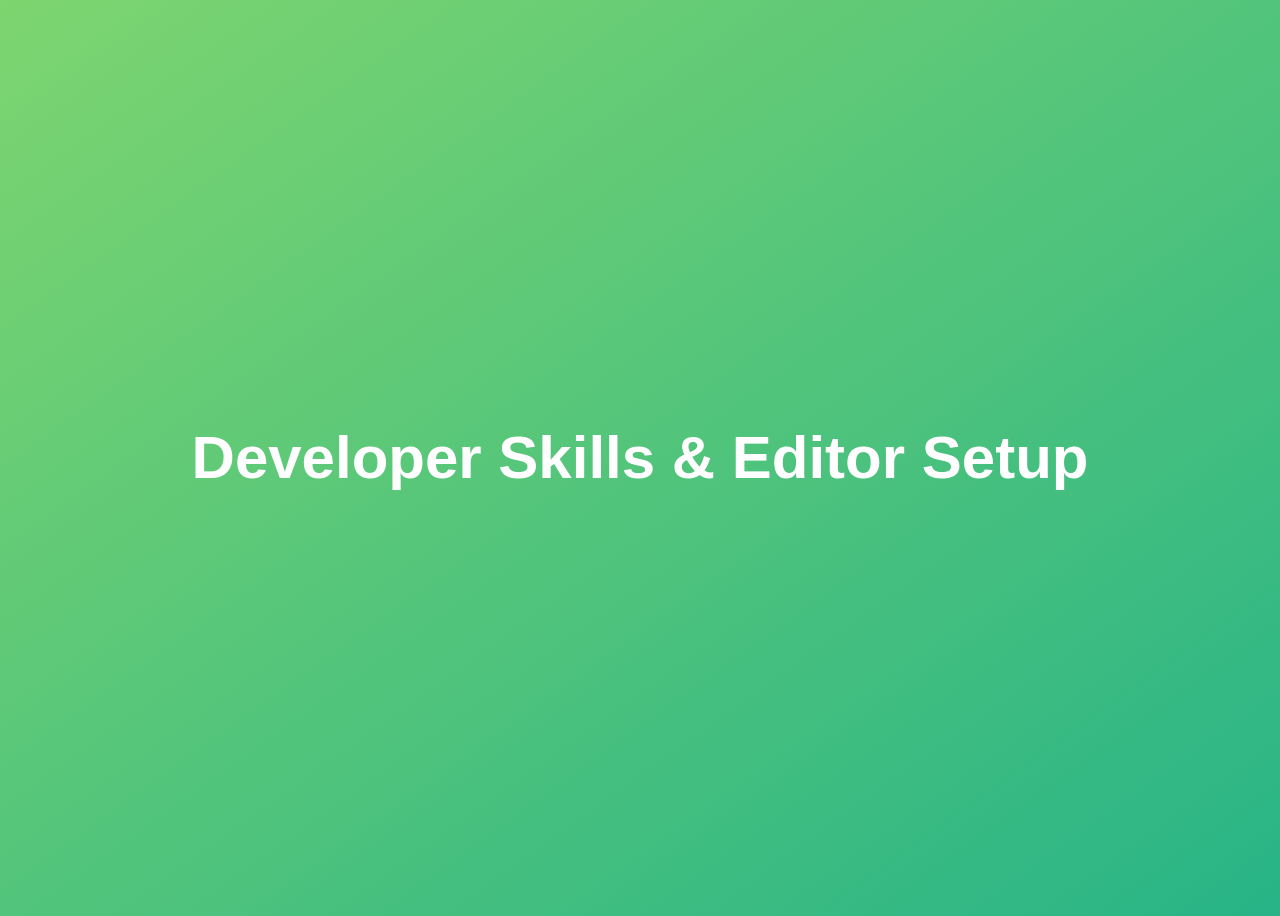
<file: 5. Developer Skills & Editor Setup/index.html>
<!DOCTYPE html>
<html lang="en">
  <head>
    <meta charset="UTF-8" />
    <meta name="viewport" content="width=device-width, initial-scale=1.0" />
    <meta http-equiv="X-UA-Compatible" content="ie=edge" />
    <title>JavaScript Fundamental Part-1</title>
    <style>
      body {
        height: 100vh;
        display: flex;
        align-items: center;
        background: linear-gradient(to top left, #28b487, #7dd56f);
      }
      h1 {
        font-family: sans-serif; 
        font-size: 60px;
        line-height: 1.3;
        width: 100%;
        padding: 50px;
        text-align: center; 
        color: white;
      }
    </style>
  </head>
  <body>
    <h1>Developer Skills & Editor Setup</h1>

    <script src="script.js"></script>
  </body>
</html>
</file>
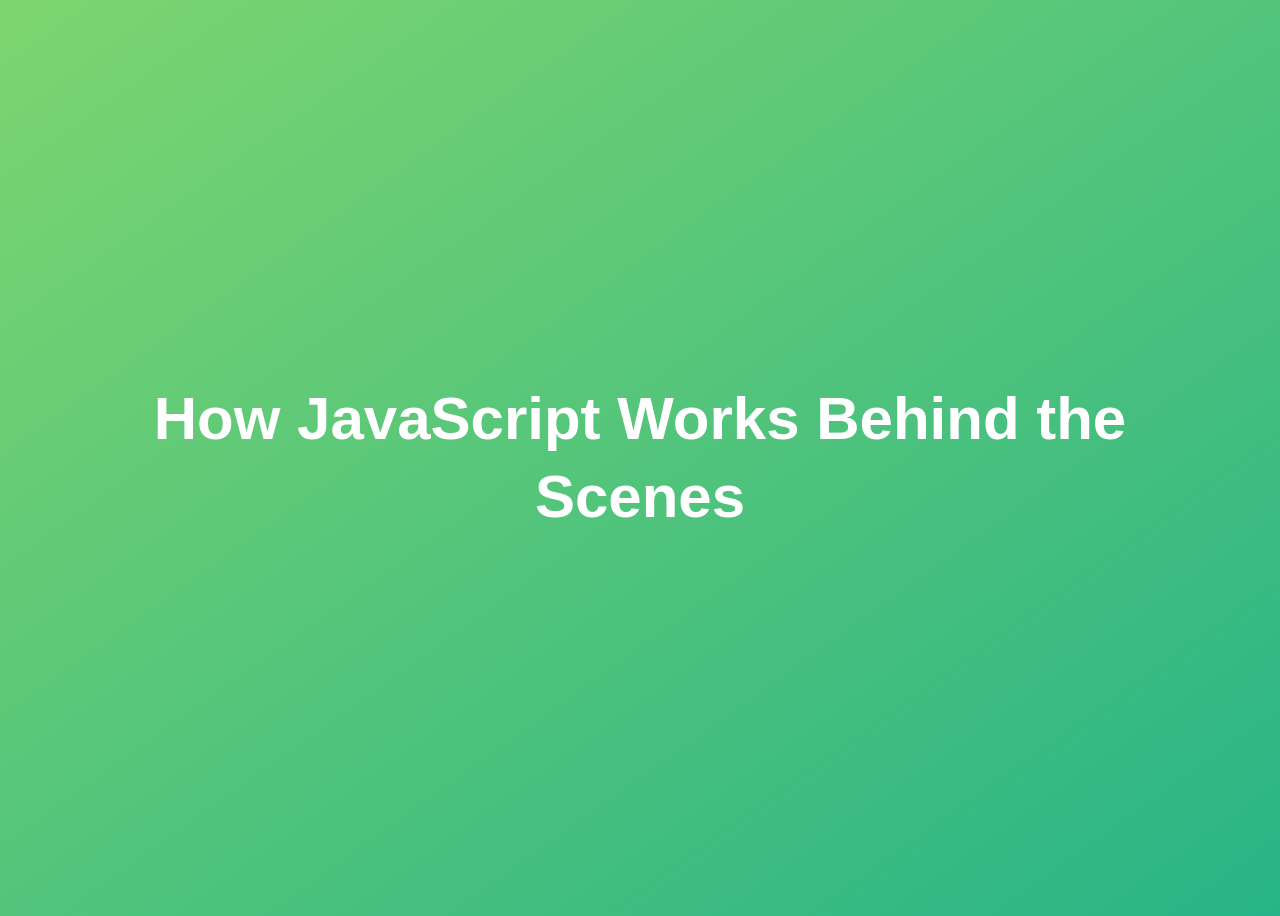
<file: 8. How JavaScript Works Behind the Scenes/index.html>
<!DOCTYPE html>
<html lang="en">
  <head>
    <meta charset="UTF-8" />
    <meta name="viewport" content="width=device-width, initial-scale=1.0" />
    <meta http-equiv="X-UA-Compatible" content="ie=edge" />
    <title>JavaScript Works Behind the Scene</title>
    <style>
      body {
        height: 100vh;
        display: flex;
        align-items: center;
        background: linear-gradient(to top left, #28b487, #7dd56f);
      }
      h1 {
        font-family: sans-serif; 
        font-size: 60px;
        line-height: 1.3;
        width: 100%;
        padding: 50px;
        text-align: center; 
        color: white;
      }
    </style>
  </head>
  <body>
    <h1>How JavaScript Works Behind the Scenes</h1>

    <script src="script.js"></script>
  </body>
</html>
</file>
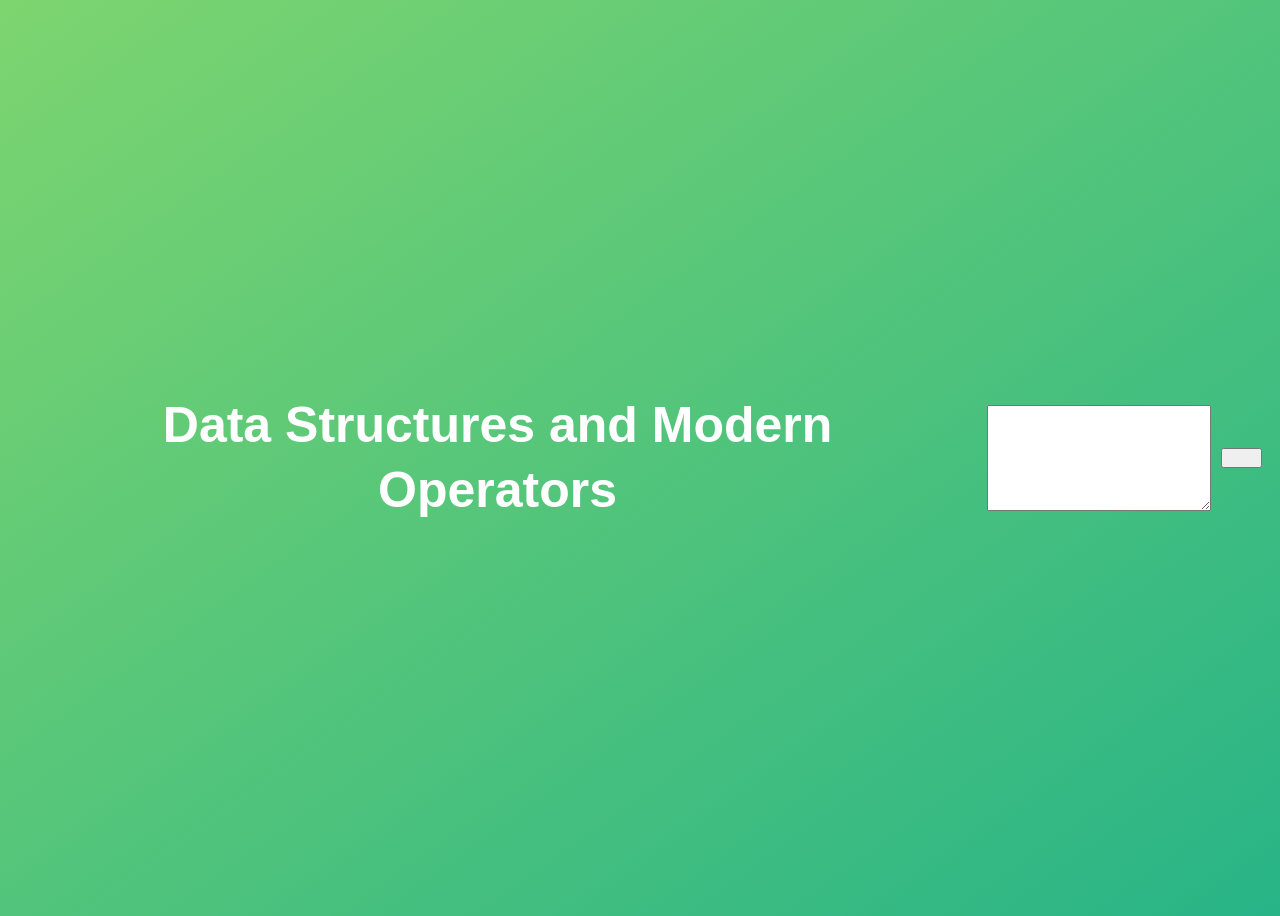
<file: 9. Data Structures, Modern Operators and Strings/index.html>
<!DOCTYPE html>
<html lang="en">
  <head>
    <meta charset="UTF-8" />
    <meta name="viewport" content="width=device-width, initial-scale=1.0" />
    <meta http-equiv="X-UA-Compatible" content="ie=edge" />
    <title>Data Structures and Modern Operators</title>
    <style>
      body {
        height: 100vh;
        display: flex;
        align-items: center;
        background: linear-gradient(to top left, #28b487, #7dd56f);
      }
      h1 {
        font-family: sans-serif;
        font-size: 50px;
        line-height: 1.3;
        width: 100%;
        padding: 30px;
        text-align: center;
        color: white;
      }
      button {
        width: 50px;
        height: 20px;
        margin: 10px;
      }
      textarea {
        width: 300px;
        height: 100px;
      }
    </style>
  </head>
  <body>
    <h1>Data Structures and Modern Operators</h1>
    <script src="script.js"></script>
  </body>
</html>
</file>
<file: 11-Arrays-Bankist/style.css>
/*
 * Use this CSS to learn some intersting techniques,
 * in case you're wondering how I built the UI.
 * Have fun! 😁
 */

* {
  margin: 0;
  padding: 0;
  box-sizing: inherit;
}

html {
  font-size: 62.5%;
  box-sizing: border-box;
}

body {
  font-family: 'Poppins', sans-serif;
  color: #444;
  background-color: #f3f3f3;
  height: 100vh;
  padding: 2rem;
}

nav {
  display: flex;
  justify-content: space-between;
  align-items: center;
  padding: 0 2rem;
}

.welcome {
  font-size: 1.9rem;
  font-weight: 500;
}

.logo {
  height: 5.25rem;
}

.login {
  display: flex;
}

.login__input {
  border: none;
  padding: 0.5rem 2rem;
  font-size: 1.6rem;
  font-family: inherit;
  text-align: center;
  width: 12rem;
  border-radius: 10rem;
  margin-right: 1rem;
  color: inherit;
  border: 1px solid #fff;
  transition: all 0.3s;
}

.login__input:focus {
  outline: none;
  border: 1px solid #ccc;
}

.login__input::placeholder {
  color: #bbb;
}

.login__btn {
  border: none;
  background: none;
  font-size: 2.2rem;
  color: inherit;
  cursor: pointer;
  transition: all 0.3s;
}

.login__btn:hover,
.login__btn:focus,
.btn--sort:hover,
.btn--sort:focus {
  outline: none;
  color: #777;
}

/* MAIN */
.app {
  position: relative;
  max-width: 100rem;
  margin: 4rem auto;
  display: grid;
  grid-template-columns: 4fr 3fr;
  grid-template-rows: auto repeat(3, 15rem) auto;
  gap: 2rem;

  /* NOTE This creates the fade in/out anumation */
  opacity: 0;
  transition: all 1s;
}

.balance {
  grid-column: 1 / span 2;
  display: flex;
  align-items: flex-end;
  justify-content: space-between;
  margin-bottom: 2rem;
}

.balance__label {
  font-size: 2.2rem;
  font-weight: 500;
  margin-bottom: -0.2rem;
}

.balance__date {
  font-size: 1.4rem;
  color: #888;
}

.balance__value {
  font-size: 4.5rem;
  font-weight: 400;
}

/* MOVEMENTS */
.movements {
  grid-row: 2 / span 3;
  background-color: #fff;
  border-radius: 1rem;
  overflow: scroll;
}

.movements__row {
  padding: 2.25rem 4rem;
  display: flex;
  align-items: center;
  border-bottom: 1px solid #eee;
}

.movements__type {
  font-size: 1.1rem;
  text-transform: uppercase;
  font-weight: 500;
  color: #fff;
  padding: 0.1rem 1rem;
  border-radius: 10rem;
  margin-right: 2rem;
}

.movements__date {
  font-size: 1.1rem;
  text-transform: uppercase;
  font-weight: 500;
  color: #666;
}

.movements__type--deposit {
  background-image: linear-gradient(to top left, #39b385, #9be15d);
}

.movements__type--withdrawal {
  background-image: linear-gradient(to top left, #e52a5a, #ff585f);
}

.movements__value {
  font-size: 1.7rem;
  margin-left: auto;
}

/* SUMMARY */
.summary {
  grid-row: 5 / 6;
  display: flex;
  align-items: baseline;
  padding: 0 0.3rem;
  margin-top: 1rem;
}

.summary__label {
  font-size: 1.2rem;
  font-weight: 500;
  text-transform: uppercase;
  margin-right: 0.8rem;
}

.summary__value {
  font-size: 2.2rem;
  margin-right: 2.5rem;
}

.summary__value--in,
.summary__value--interest {
  color: #66c873;
}

.summary__value--out {
  color: #f5465d;
}

.btn--sort {
  margin-left: auto;
  border: none;
  background: none;
  font-size: 1.3rem;
  font-weight: 500;
  cursor: pointer;
}

/* OPERATIONS */
.operation {
  border-radius: 1rem;
  padding: 3rem 4rem;
  color: #333;
}

.operation--transfer {
  background-image: linear-gradient(to top left, #ffb003, #ffcb03);
}

.operation--loan {
  background-image: linear-gradient(to top left, #39b385, #9be15d);
}

.operation--close {
  background-image: linear-gradient(to top left, #e52a5a, #ff585f);
}

h2 {
  margin-bottom: 1.5rem;
  font-size: 1.7rem;
  font-weight: 600;
  color: #333;
}

.form {
  display: grid;
  grid-template-columns: 2.5fr 2.5fr 1fr;
  grid-template-rows: auto auto;
  gap: 0.4rem 1rem;
}

/* Exceptions for interst */
.form.form--loan {
  grid-template-columns: 2.5fr 1fr 2.5fr;
}
.form__label--loan {
  grid-row: 2;
}
/* End exceptions */

.form__input {
  width: 100%;
  border: none;
  background-color: rgba(255, 255, 255, 0.4);
  font-family: inherit;
  font-size: 1.5rem;
  text-align: center;
  color: #333;
  padding: 0.3rem 1rem;
  border-radius: 0.7rem;
  transition: all 0.3s;
}

.form__input:focus {
  outline: none;
  background-color: rgba(255, 255, 255, 0.6);
}

.form__label {
  font-size: 1.3rem;
  text-align: center;
}

.form__btn {
  border: none;
  border-radius: 0.7rem;
  font-size: 1.8rem;
  background-color: #fff;
  cursor: pointer;
  transition: all 0.3s;
}

.form__btn:focus {
  outline: none;
  background-color: rgba(255, 255, 255, 0.8);
}

.logout-timer {
  padding: 0 0.3rem;
  margin-top: 1.9rem;
  text-align: right;
  font-size: 1.25rem;
}

.timer {
  font-weight: 600;
}
</file>
<file: 12. Numbers, Dates, Intl and Timers/style.css>
/*
 * Use this CSS to learn some intersting techniques,
 * in case you're wondering how I built the UI.
 * Have fun! 😁
 */

* {
  margin: 0;
  padding: 0;
  box-sizing: inherit;
}

html {
  font-size: 62.5%;
  box-sizing: border-box;
}

body {
  font-family: 'Poppins', sans-serif;
  color: #444;
  background-color: #f3f3f3;
  height: 100vh;
  padding: 2rem;
}

nav {
  display: flex;
  justify-content: space-between;
  align-items: center;
  padding: 0 2rem;
}

.welcome {
  font-size: 1.9rem;
  font-weight: 500;
}

.logo {
  height: 5.25rem;
}

.login {
  display: flex;
}

.login__input {
  border: none;
  padding: 0.5rem 2rem;
  font-size: 1.6rem;
  font-family: inherit;
  text-align: center;
  width: 12rem;
  border-radius: 10rem;
  margin-right: 1rem;
  color: inherit;
  border: 1px solid #fff;
  transition: all 0.3s;
}

.login__input:focus {
  outline: none;
  border: 1px solid #ccc;
}

.login__input::placeholder {
  color: #bbb;
}

.login__btn {
  border: none;
  background: none;
  font-size: 2.2rem;
  color: inherit;
  cursor: pointer;
  transition: all 0.3s;
}

.login__btn:hover,
.login__btn:focus,
.btn--sort:hover,
.btn--sort:focus {
  outline: none;
  color: #777;
}

/* MAIN */
.app {
  position: relative;
  max-width: 100rem;
  margin: 4rem auto;
  display: grid;
  grid-template-columns: 4fr 3fr;
  grid-template-rows: auto repeat(3, 15rem) auto;
  gap: 2rem;

  /* NOTE This creates the fade in/out anumation */
  opacity: 0;
  transition: all 1s;
}

.balance {
  grid-column: 1 / span 2;
  display: flex;
  align-items: flex-end;
  justify-content: space-between;
  margin-bottom: 2rem;
}

.balance__label {
  font-size: 2.2rem;
  font-weight: 500;
  margin-bottom: -0.2rem;
}

.balance__date {
  font-size: 1.4rem;
  color: #888;
}

.balance__value {
  font-size: 4.5rem;
  font-weight: 400;
}

/* MOVEMENTS */
.movements {
  grid-row: 2 / span 3;
  background-color: #fff;
  border-radius: 1rem;
  overflow: scroll;
}

.movements__row {
  padding: 2.25rem 4rem;
  display: flex;
  align-items: center;
  border-bottom: 1px solid #eee;
}

.movements__type {
  font-size: 1.1rem;
  text-transform: uppercase;
  font-weight: 500;
  color: #fff;
  padding: 0.1rem 1rem;
  border-radius: 10rem;
  margin-right: 2rem;
}

.movements__date {
  font-size: 1.1rem;
  text-transform: uppercase;
  font-weight: 500;
  color: #666;
}

.movements__type--deposit {
  background-image: linear-gradient(to top left, #39b385, #9be15d);
}

.movements__type--withdrawal {
  background-image: linear-gradient(to top left, #e52a5a, #ff585f);
}

.movements__value {
  font-size: 1.7rem;
  margin-left: auto;
}

/* SUMMARY */
.summary {
  grid-row: 5 / 6;
  display: flex;
  align-items: baseline;
  padding: 0 0.3rem;
  margin-top: 1rem;
}

.summary__label {
  font-size: 1.2rem;
  font-weight: 500;
  text-transform: uppercase;
  margin-right: 0.8rem;
}

.summary__value {
  font-size: 2.2rem;
  margin-right: 2.5rem;
}

.summary__value--in,
.summary__value--interest {
  color: #66c873;
}

.summary__value--out {
  color: #f5465d;
}

.btn--sort {
  margin-left: auto;
  border: none;
  background: none;
  font-size: 1.3rem;
  font-weight: 500;
  cursor: pointer;
}

/* OPERATIONS */
.operation {
  border-radius: 1rem;
  padding: 3rem 4rem;
  color: #333;
}

.operation--transfer {
  background-image: linear-gradient(to top left, #ffb003, #ffcb03);
}

.operation--loan {
  background-image: linear-gradient(to top left, #39b385, #9be15d);
}

.operation--close {
  background-image: linear-gradient(to top left, #e52a5a, #ff585f);
}

h2 {
  margin-bottom: 1.5rem;
  font-size: 1.7rem;
  font-weight: 600;
  color: #333;
}

.form {
  display: grid;
  grid-template-columns: 2.5fr 2.5fr 1fr;
  grid-template-rows: auto auto;
  gap: 0.4rem 1rem;
}

/* Exceptions for interst */
.form.form--loan {
  grid-template-columns: 2.5fr 1fr 2.5fr;
}
.form__label--loan {
  grid-row: 2;
}
/* End exceptions */

.form__input {
  width: 100%;
  border: none;
  background-color: rgba(255, 255, 255, 0.4);
  font-family: inherit;
  font-size: 1.5rem;
  text-align: center;
  color: #333;
  padding: 0.3rem 1rem;
  border-radius: 0.7rem;
  transition: all 0.3s;
}

.form__input:focus {
  outline: none;
  background-color: rgba(255, 255, 255, 0.6);
}

.form__label {
  font-size: 1.3rem;
  text-align: center;
}

.form__btn {
  border: none;
  border-radius: 0.7rem;
  font-size: 1.8rem;
  background-color: #fff;
  cursor: pointer;
  transition: all 0.3s;
}

.form__btn:focus {
  outline: none;
  background-color: rgba(255, 255, 255, 0.8);
}

.logout-timer {
  padding: 0 0.3rem;
  margin-top: 1.9rem;
  text-align: right;
  font-size: 1.25rem;
}

.timer {
  font-weight: 600;
}
</file>
<file: 13. Advanced DOM and Events/style.css>
/* The page is NOT responsive. You can implement responsiveness yourself if you wanna have some fun 😃 */

:root {
  --color-primary: #5ec576;
  --color-secondary: #ffcb03;
  --color-tertiary: #ff585f;
  --color-primary-darker: #4bbb7d;
  --color-secondary-darker: #ffbb00;
  --color-tertiary-darker: #fd424b;
  --color-primary-opacity: #5ec5763a;
  --color-secondary-opacity: #ffcd0331;
  --color-tertiary-opacity: #ff58602d;
  --gradient-primary: linear-gradient(to top left, #39b385, #9be15d);
  --gradient-secondary: linear-gradient(to top left, #ffb003, #ffcb03);
}

* {
  margin: 0;
  padding: 0;
  box-sizing: inherit;
}

html {
  font-size: 62.5%;
  box-sizing: border-box;
}

body {
  font-family: 'Poppins', sans-serif;
  font-weight: 300;
  color: #444;
  line-height: 1.9;
  background-color: #f3f3f3;
}

/* GENERAL ELEMENTS */
.section {
  padding: 15rem 3rem;
  border-top: 1px solid #ddd;

  transition: transform 1s, opacity 1s;
}

.section--hidden {
  opacity: 0;
  transform: translateY(8rem);
}

.section__title {
  max-width: 80rem;
  margin: 0 auto 8rem auto;
}

.section__description {
  font-size: 1.8rem;
  font-weight: 600;
  text-transform: uppercase;
  color: var(--color-primary);
  margin-bottom: 1rem;
}

.section__header {
  font-size: 4rem;
  line-height: 1.3;
  font-weight: 500;
}

.btn {
  display: inline-block;
  background-color: var(--color-primary);
  font-size: 1.6rem;
  font-family: inherit;
  font-weight: 500;
  border: none;
  padding: 1.25rem 4.5rem;
  border-radius: 10rem;
  cursor: pointer;
  transition: all 0.3s;
}

.btn:hover {
  background-color: var(--color-primary-darker);
}

.btn--text {
  display: inline-block;
  background: none;
  font-size: 1.7rem;
  font-family: inherit;
  font-weight: 500;
  color: var(--color-primary);
  border: none;
  border-bottom: 1px solid currentColor;
  padding-bottom: 2px;
  cursor: pointer;
  transition: all 0.3s;
}

p {
  color: #666;
}

/* This is BAD for accessibility! Don't do in the real world! */
button:focus {
  outline: none;
}

img {
  transition: filter 0.5s;
}

.lazy-img {
  filter: blur(20px);
}

/* NAVIGATION */
.nav {
  display: flex;
  justify-content: space-between;
  align-items: center;
  height: 9rem;
  width: 100%;
  padding: 0 6rem;
  z-index: 100;
}

/* nav and stickly class at the same time */
.nav.sticky {
  position: fixed;
  background-color: rgba(255, 255, 255, 0.95);
}

.nav__logo {
  height: 4.5rem;
  transition: all 0.3s;
}

.nav__links {
  display: flex;
  align-items: center;
  list-style: none;
}

.nav__item {
  margin-left: 4rem;
}

.nav__link:link,
.nav__link:visited {
  font-size: 1.7rem;
  font-weight: 400;
  color: inherit;
  text-decoration: none;
  display: block;
  transition: all 0.3s;
}

.nav__link--btn:link,
.nav__link--btn:visited {
  padding: 0.8rem 2.5rem;
  border-radius: 3rem;
  background-color: var(--color-primary);
  color: #222;
}

.nav__link--btn:hover,
.nav__link--btn:active {
  color: inherit;
  background-color: var(--color-primary-darker);
  color: #333;
}

/* HEADER */
.header {
  padding: 0 3rem;
  height: 100vh;
  display: flex;
  flex-direction: column;
  align-items: center;
}

.header__title {
  flex: 1;

  max-width: 115rem;
  display: grid;
  grid-template-columns: 3fr 2fr;
  row-gap: 3rem;
  align-content: center;
  justify-content: center;

  align-items: start;
  justify-items: start;
}

h1 {
  font-size: 5.5rem;
  line-height: 1.35;
}

h4 {
  font-size: 2.4rem;
  font-weight: 500;
}

.header__img {
  width: 100%;
  grid-column: 2 / 3;
  grid-row: 1 / span 4;
  transform: translateY(-6rem);
}

.highlight {
  position: relative;
}

.highlight::after {
  display: block;
  content: '';
  position: absolute;
  bottom: 0;
  left: 0;
  height: 100%;
  width: 100%;
  z-index: -1;
  opacity: 0.7;
  transform: scale(1.07, 1.05) skewX(-15deg);
  background-image: var(--gradient-primary);
}

/* FEATURES */
.features {
  display: grid;
  grid-template-columns: 1fr 1fr;
  gap: 4rem;
  margin: 0 12rem;
}

.features__img {
  width: 100%;
}

.features__feature {
  align-self: center;
  justify-self: center;
  width: 70%;
  font-size: 1.5rem;
}

.features__icon {
  display: flex;
  align-items: center;
  justify-content: center;
  background-color: var(--color-primary-opacity);
  height: 5.5rem;
  width: 5.5rem;
  border-radius: 50%;
  margin-bottom: 2rem;
}

.features__icon svg {
  height: 2.5rem;
  width: 2.5rem;
  fill: var(--color-primary);
}

.features__header {
  font-size: 2rem;
  margin-bottom: 1rem;
}

/* OPERATIONS */
.operations {
  max-width: 100rem;
  margin: 12rem auto 0 auto;

  background-color: #fff;
}

.operations__tab-container {
  display: flex;
  justify-content: center;
}

.operations__tab {
  margin-right: 2.5rem;
  transform: translateY(-50%);
}

.operations__tab span {
  margin-right: 1rem;
  font-weight: 600;
  display: inline-block;
}

.operations__tab--1 {
  background-color: var(--color-secondary);
}

.operations__tab--1:hover {
  background-color: var(--color-secondary-darker);
}

.operations__tab--3 {
  background-color: var(--color-tertiary);
  margin: 0;
}

.operations__tab--3:hover {
  background-color: var(--color-tertiary-darker);
}

.operations__tab--active {
  transform: translateY(-66%);
}

.operations__content {
  display: none;

  /* JUST PRESENTATIONAL */
  font-size: 1.7rem;
  padding: 2.5rem 7rem 6.5rem 7rem;
}

.operations__content--active {
  display: grid;
  grid-template-columns: 7rem 1fr;
  column-gap: 3rem;
  row-gap: 0.5rem;
}

.operations__header {
  font-size: 2.25rem;
  font-weight: 500;
  align-self: center;
}

.operations__icon {
  display: flex;
  align-items: center;
  justify-content: center;
  height: 7rem;
  width: 7rem;
  border-radius: 50%;
}

.operations__icon svg {
  height: 2.75rem;
  width: 2.75rem;
}

.operations__content p {
  grid-column: 2;
}

.operations__icon--1 {
  background-color: var(--color-secondary-opacity);
}
.operations__icon--2 {
  background-color: var(--color-primary-opacity);
}
.operations__icon--3 {
  background-color: var(--color-tertiary-opacity);
}
.operations__icon--1 svg {
  fill: var(--color-secondary-darker);
}
.operations__icon--2 svg {
  fill: var(--color-primary);
}
.operations__icon--3 svg {
  fill: var(--color-tertiary);
}

/* SLIDER */
.slider {
  max-width: 100rem;
  height: 50rem;
  margin: 0 auto;
  position: relative;

  /* IN THE END */
  overflow: hidden;
}

.slide {
  position: absolute;
  top: 0;
  width: 100%;
  height: 50rem;

  display: flex;
  align-items: center;
  justify-content: center;

  /* THIS creates the animation! */
  transition: transform 1s;
}

.slide > img {
  /* Only for images that have different size than slide */
  width: 100%;
  height: 100%;
  object-fit: cover;
}

.slider__btn {
  position: absolute;
  top: 50%;
  z-index: 10;

  border: none;
  background: rgba(255, 255, 255, 0.7);
  font-family: inherit;
  color: #333;
  border-radius: 50%;
  height: 5.5rem;
  width: 5.5rem;
  font-size: 3.25rem;
  cursor: pointer;
}

.slider__btn--left {
  left: 6%;
  transform: translate(-50%, -50%);
}

.slider__btn--right {
  right: 6%;
  transform: translate(50%, -50%);
}

.dots {
  position: absolute;
  bottom: 5%;
  left: 50%;
  transform: translateX(-50%);
  display: flex;
}

.dots__dot {
  border: none;
  background-color: #b9b9b9;
  opacity: 0.7;
  height: 1rem;
  width: 1rem;
  border-radius: 50%;
  margin-right: 1.75rem;
  cursor: pointer;
  transition: all 0.5s;

  /* Only necessary when overlying images */
  /* box-shadow: 0 0.6rem 1.5rem rgba(0, 0, 0, 0.7); */
}

.dots__dot:last-child {
  margin: 0;
}

.dots__dot--active {
  /* background-color: #fff; */
  background-color: #888;
  opacity: 1;
}

/* TESTIMONIALS */
.testimonial {
  width: 65%;
  position: relative;
}

.testimonial::before {
  content: '\201C';
  position: absolute;
  top: -5.7rem;
  left: -6.8rem;
  line-height: 1;
  font-size: 20rem;
  font-family: inherit;
  color: var(--color-primary);
  z-index: -1;
}

.testimonial__header {
  font-size: 2.25rem;
  font-weight: 500;
  margin-bottom: 1.5rem;
}

.testimonial__text {
  font-size: 1.7rem;
  margin-bottom: 3.5rem;
  color: #666;
}

.testimonial__author {
  margin-left: 3rem;
  font-style: normal;

  display: grid;
  grid-template-columns: 6.5rem 1fr;
  column-gap: 2rem;
}

.testimonial__photo {
  grid-row: 1 / span 2;
  width: 6.5rem;
  border-radius: 50%;
}

.testimonial__name {
  font-size: 1.7rem;
  font-weight: 500;
  align-self: end;
  margin: 0;
}

.testimonial__location {
  font-size: 1.5rem;
}

.section__title--testimonials {
  margin-bottom: 4rem;
}

/* SIGNUP */
.section--sign-up {
  background-color: #37383d;
  border-top: none;
  border-bottom: 1px solid #444;
  text-align: center;
  padding: 10rem 3rem;
}

.section--sign-up .section__header {
  color: #fff;
  text-align: center;
}

.section--sign-up .section__title {
  margin-bottom: 6rem;
}

.section--sign-up .btn {
  font-size: 1.9rem;
  padding: 2rem 5rem;
}

/* FOOTER */
.footer {
  padding: 10rem 3rem;
  background-color: #37383d;
}

.footer__nav {
  list-style: none;
  display: flex;
  justify-content: center;
  margin-bottom: 5rem;
}

.footer__item {
  margin-right: 4rem;
}

.footer__link {
  font-size: 1.6rem;
  color: #eee;
  text-decoration: none;
}

.footer__logo {
  height: 5rem;
  display: block;
  margin: 0 auto;
  margin-bottom: 5rem;
}

.footer__copyright {
  font-size: 1.4rem;
  color: #aaa;
  text-align: center;
}

.footer__copyright .footer__link {
  font-size: 1.4rem;
}

/* MODAL WINDOW */
.modal {
  position: fixed;
  top: 50%;
  left: 50%;
  transform: translate(-50%, -50%);
  max-width: 60rem;
  background-color: #f3f3f3;
  padding: 5rem 6rem;
  box-shadow: 0 4rem 6rem rgba(0, 0, 0, 0.3);
  z-index: 1000;
  transition: all 0.5s;
}

.overlay {
  position: fixed;
  top: 0;
  left: 0;
  width: 100%;
  height: 100%;
  background-color: rgba(0, 0, 0, 0.5);
  backdrop-filter: blur(4px);
  z-index: 100;
  transition: all 0.5s;
}

.modal__header {
  font-size: 3.25rem;
  margin-bottom: 4.5rem;
  line-height: 1.5;
}

.modal__form {
  margin: 0 3rem;
  display: grid;
  grid-template-columns: 1fr 2fr;
  align-items: center;
  gap: 2.5rem;
}

.modal__form label {
  font-size: 1.7rem;
  font-weight: 500;
}

.modal__form input {
  font-size: 1.7rem;
  padding: 1rem 1.5rem;
  border: 1px solid #ddd;
  border-radius: 0.5rem;
}

.modal__form button {
  grid-column: 1 / span 2;
  justify-self: center;
  margin-top: 1rem;
}

.btn--close-modal {
  font-family: inherit;
  color: inherit;
  position: absolute;
  top: 0.5rem;
  right: 2rem;
  font-size: 4rem;
  cursor: pointer;
  border: none;
  background: none;
}

.hidden {
  visibility: hidden;
  opacity: 0;
}

/* COOKIE MESSAGE */
.cookie-message {
  display: flex;
  align-items: center;
  justify-content: space-evenly;
  width: 100%;
  background-color: white;
  color: #bbb;
  font-size: 1.5rem;
  font-weight: 400;
}
</file>
